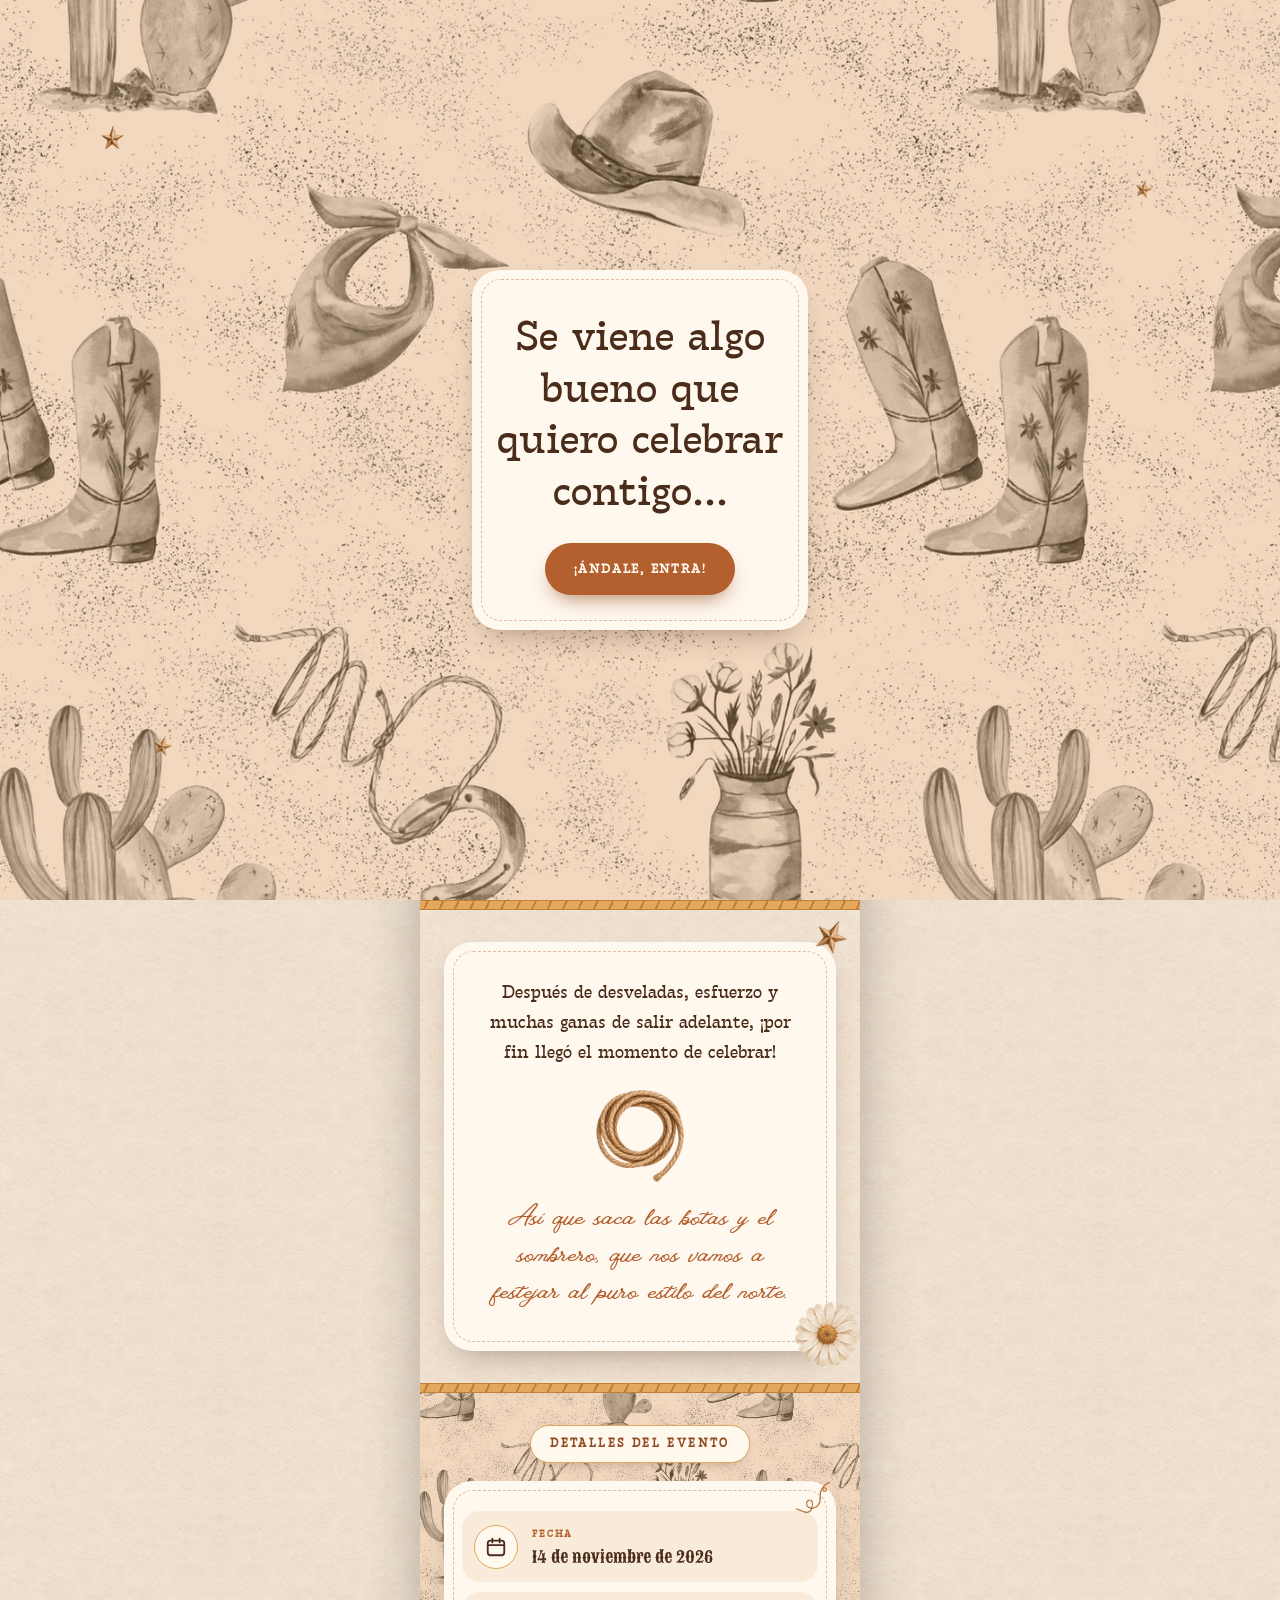
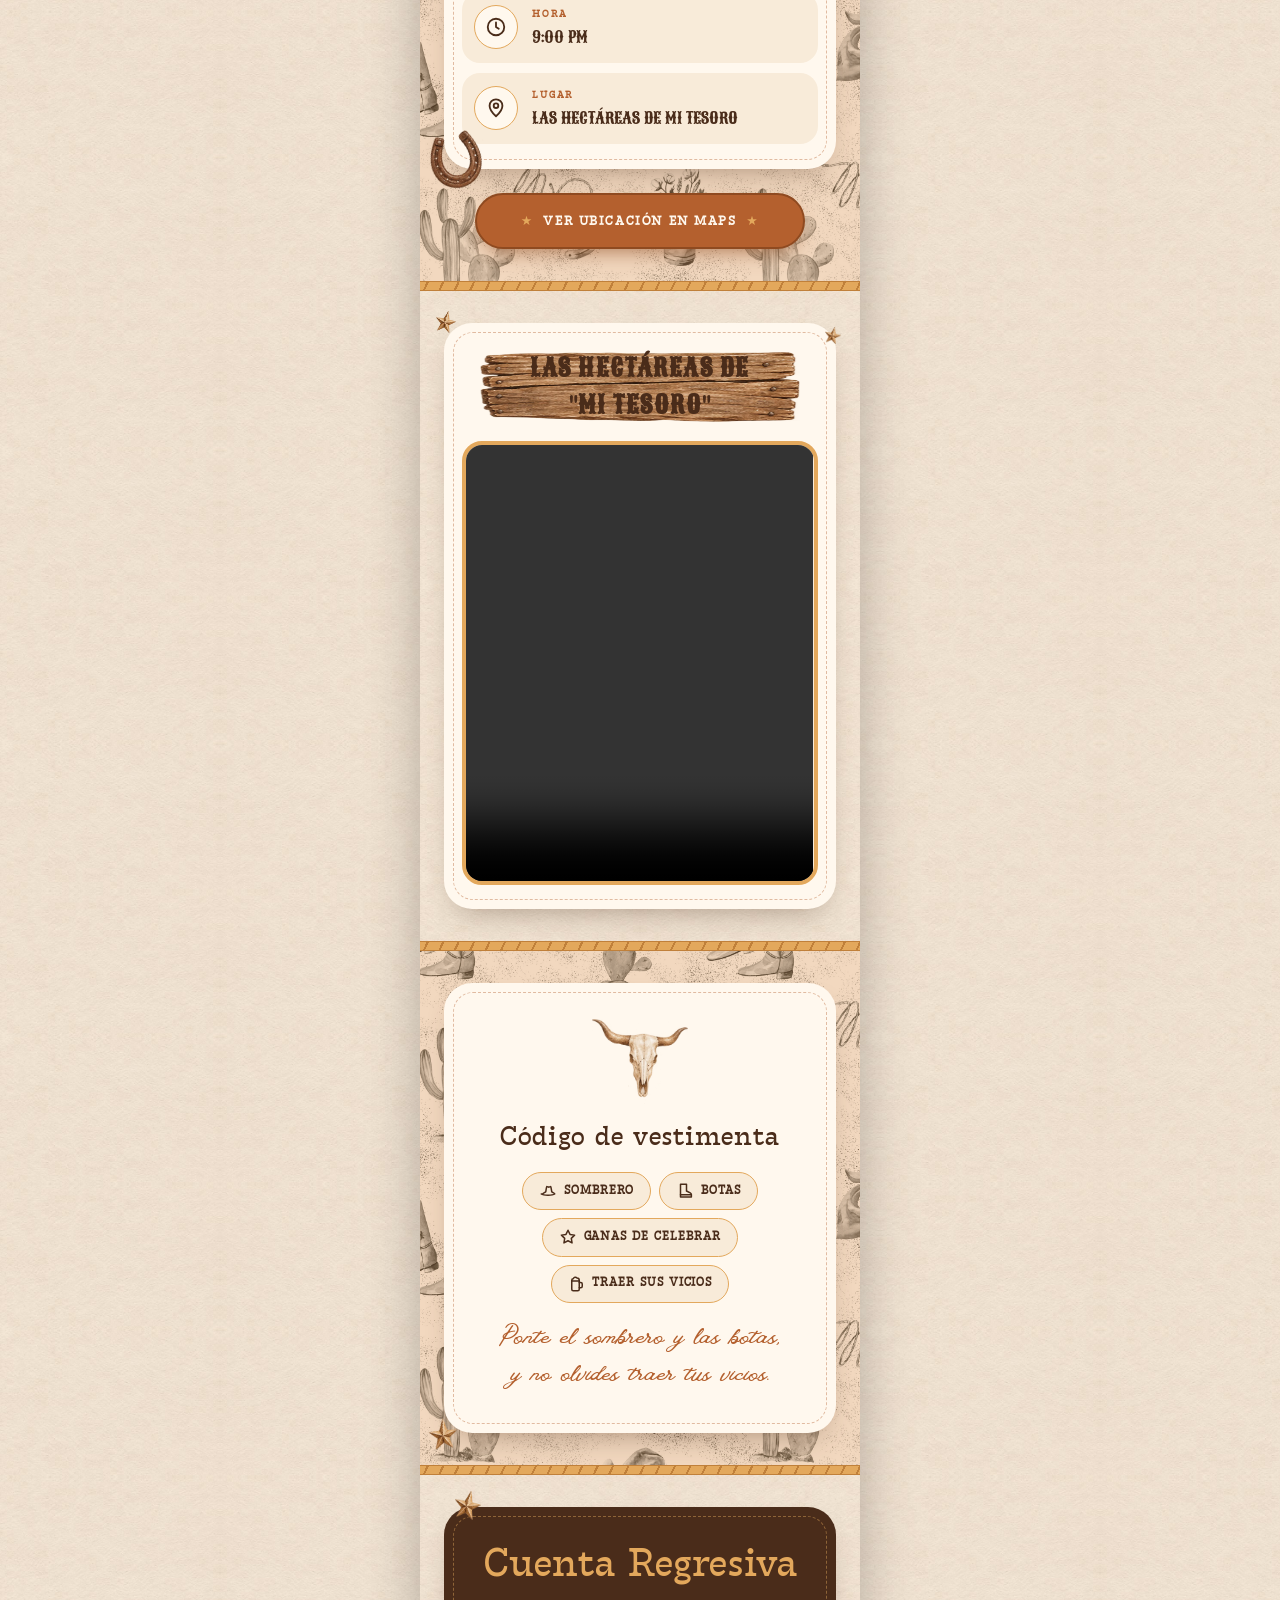
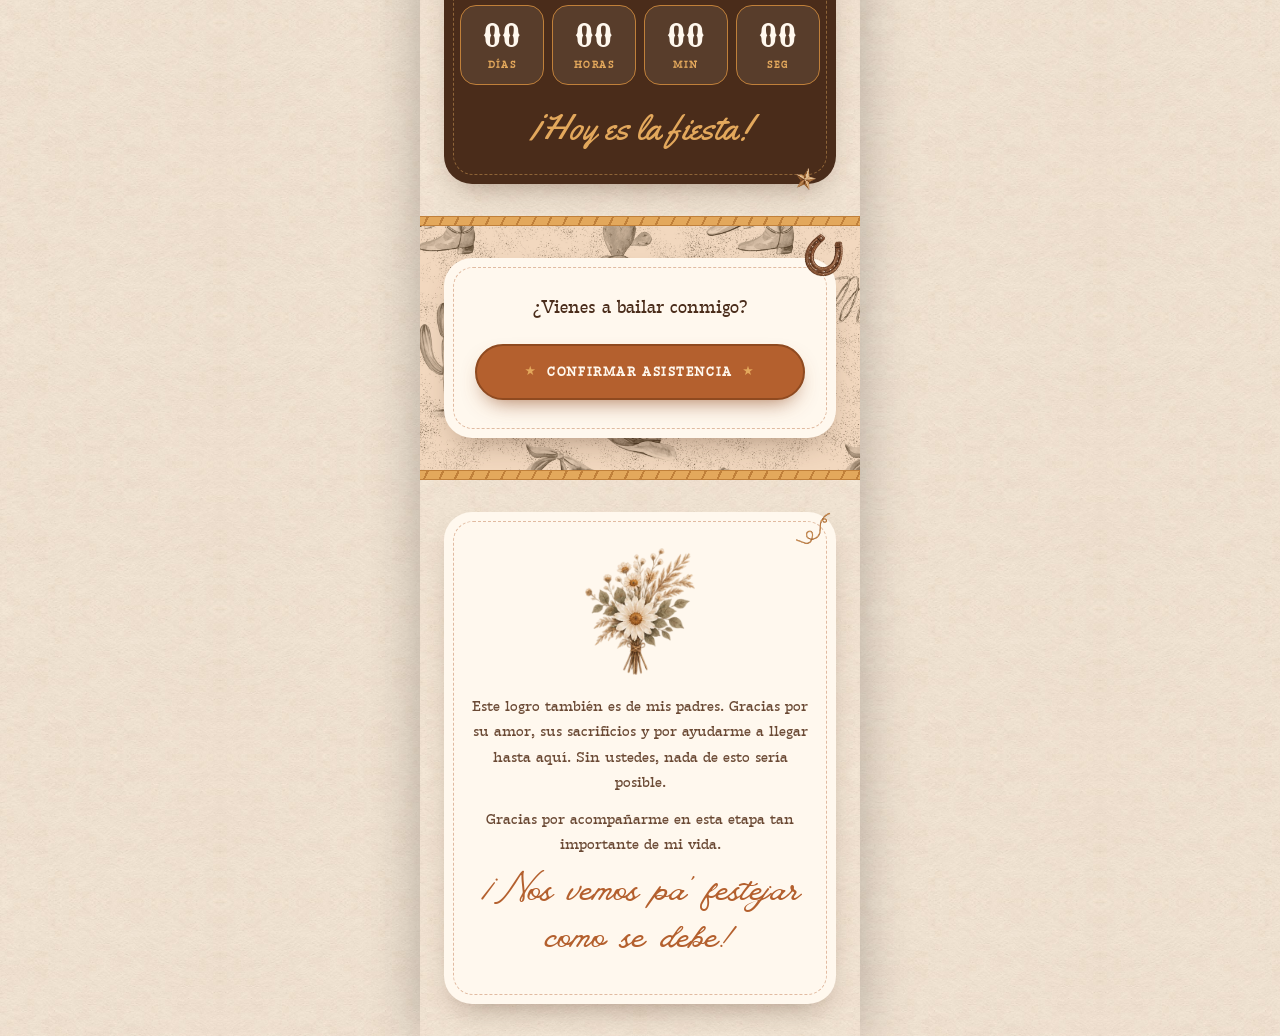
<file: index.html>
<!DOCTYPE html>
<html lang="es">
<head>
  <meta charset="UTF-8">
  <meta name="viewport" content="width=device-width, initial-scale=1, viewport-fit=cover">
  <meta name="theme-color" content="#f4dcc2">

  <title>Mi graduación | Angel</title>
  <meta name="description" content="Ponte el sombrero y las botas: esta noche se viene el baile. Estás invitado a mi graduación.">

  <meta property="og:type" content="website">
  <meta property="og:locale" content="es_MX">
  <meta property="og:title" content="Mi graduación">
  <meta property="og:description" content="Ponte el sombrero y las botas: esta noche se viene el baile.">
  <meta property="og:url" content="https://angelitaesr.github.io/mi-invitacion/">
  <meta property="og:image" content="https://angelitaesr.github.io/mi-invitacion/invitacion/assets/img/og-preview.png">
  <meta property="og:image:width" content="1200">
  <meta property="og:image:height" content="630">
  <meta name="twitter:card" content="summary_large_image">

  <link rel="icon" type="image/png" href="assets/img/favicon.png">

  <link rel="preconnect" href="https://fonts.googleapis.com">
  <link rel="preconnect" href="https://fonts.gstatic.com" crossorigin>
  <link href="https://fonts.googleapis.com/css2?family=Sancreek&family=Yellowtail&display=swap" rel="stylesheet">
  <link rel="stylesheet" href="css/style.css">
</head>
<body class="locked">

  <!-- Intro -->
  <button id="intro" class="intro" type="button" aria-label="Entrar a la invitación">
    <img class="star s1" data-decor="estrella" alt="">
    <img class="star s2" data-decor="estrella" alt="">
    <img class="star s3" data-decor="estrella" alt="">
    <div class="intro-contenido">
      <p class="intro-frase" data-txt="introFrase"></p>
      <span class="intro-boton" data-txt="introBoton"></span>
    </div>
  </button>

  <button id="musica" class="musica" type="button" aria-label="Pausar música" hidden>
    <span class="musica-icono" aria-hidden="true"></span>
  </button>

  <main class="invitacion">

    <!-- Portada -->
    <section class="portada">
      <img class="decor d-flor-izq" data-decor="ramoMargaritas" alt="">
      <img class="decor d-flor-der2" data-decor="ramito" alt="">
      <img class="star s1" data-decor="estrella" alt="">
      <img class="star s2" data-decor="estrella" alt="">
      <img class="star s3" data-decor="estrella" alt="">
      <img class="star s4" data-decor="estrella" alt="">

      <div class="panel panel-hero marco">
        <img class="decor d-sombrero" data-decor="sombrero" alt="">
        <img class="foto" data-decor="foto" alt="">
        <p class="portada-titulo" data-txt="portadaTitulo"></p>
        <h1 class="portada-nombre" data-bind="nombre"></h1>
        <div class="divisor" aria-hidden="true">
          <span class="divisor-linea"></span>
          <span class="divisor-estrella">★</span>
          <span class="divisor-linea"></span>
        </div>
        <p class="portada-carrera" data-bind="carrera"></p>
        <p class="portada-gen" data-bind="generacion"></p>
        <p class="portada-frase" data-txt="portadaFrase"></p>
        <img class="decor d-botas" data-decor="bota" alt="">
      </div>
    </section>

    <div class="barra-madera" aria-hidden="true"></div>

    <!-- Frase -->
    <section class="bloque saloon invitacion-frase">
      <img class="decor-flot d-estrella" data-decor="estrella" alt="">
      <img class="decor-flot d-flor" data-decor="flor" alt="">
      <div class="panel panel-texto rv">
        <p class="frase-grande" data-txt="invitacion1"></p>
        <div class="divisor" aria-hidden="true">
          <img data-decor="cuerda" alt="">
          <span class="divisor-linea"></span>
        </div>
        <p class="frase-divertida" data-txt="invitacion2"></p>
      </div>
    </section>

    <div class="barra-cuerda" aria-hidden="true"></div>

    <!-- Evento -->
    <section class="bloque saloon evento">
      
      <h2 class="etiqueta-seccion rv">Detalles del evento</h2>
      <div class="panel panel-boleto rv">
  <img class="decor-flot d-herradura-flot" data-decor="herradura" alt="">
  <div class="boleto-fila">
          <span class="boleto-icon" aria-hidden="true"><svg viewBox="0 0 24 24" fill="none" stroke="currentColor" stroke-width="2" stroke-linecap="round" stroke-linejoin="round"><rect x="3" y="5" width="18" height="16" rx="3"/><path d="M3 10h18M8 3v4M16 3v4"/></svg></span>
          <div class="boleto-cuerpo">
            <span class="boleto-etiqueta">Fecha</span>
            <span class="boleto-dato" data-bind="fechaTexto"></span>
          </div>
        </div>
        <div class="boleto-fila">
          <span class="boleto-icon" aria-hidden="true"><svg viewBox="0 0 24 24" fill="none" stroke="currentColor" stroke-width="2" stroke-linecap="round" stroke-linejoin="round"><circle cx="12" cy="12" r="9"/><path d="M12 7v5l3 2"/></svg></span>
          <div class="boleto-cuerpo">
            <span class="boleto-etiqueta">Hora</span>
            <span class="boleto-dato" data-bind="horaTexto"></span>
          </div>
        </div>
        <div class="boleto-fila">
          <span class="boleto-icon" aria-hidden="true"><svg viewBox="0 0 24 24" fill="none" stroke="currentColor" stroke-width="2" stroke-linecap="round" stroke-linejoin="round"><path d="M12 21s7-6.2 7-11.5A7 7 0 0 0 5 9.5C5 14.8 12 21 12 21z"/><circle cx="12" cy="9.5" r="2.5"/></svg></span>
          <div class="boleto-cuerpo">
            <span class="boleto-etiqueta">Lugar</span>
            <span class="boleto-dato" data-bind="lugar"></span>
          </div>
        </div>
      </div>
      <a id="btn-maps" class="boton rv" href="#" target="_blank" rel="noopener">Ver ubicación en Maps</a>
    </section>

    <div class="barra-madera barra-oscura" aria-hidden="true"></div>

    <!-- Video -->
    <section class="bloque sector-madera video-sec">
      <img class="star s-v1" data-decor="estrella" alt="">
      <img class="star s-v2" data-decor="estrella" alt="">
      <div class="panel panel-madera rv">
        <div class="letrero">
          <img data-decor="madera" alt="">
          <span>LAS HECTÁREAS DE <br>
            "MI TESORO"</span>
        </div>
        <div class="video-marco" id="video-caja">
          <p class="video-pendiente">El video del lugar llega pronto</p>
        </div>
      </div>
    </section>

    <div class="barra-cuerda" aria-hidden="true"></div>

    <!-- Vestimenta -->
    <section class="bloque saloon vestimenta">
      <img class="decor-flot d-estrella2" data-decor="estrella" alt="">
      <div class="panel rv">
        <img class="craneo" data-decor="craneo" alt="">
        <h2 class="titulo-seccion">Código de vestimenta</h2>
        <ul class="vest-lista">
          <li><span class="chip-icon" aria-hidden="true"><svg viewBox="0 0 24 24" fill="none" stroke="currentColor" stroke-width="2" stroke-linecap="round" stroke-linejoin="round"><path d="M3 16c3 2 15 2 18 0-1-1.5-3-1.8-4-3-.5-2-.7-6-1.5-7-1.5 1-3.5 1-5 0-.8 1-1 5-1.5 7-1 1.2-3 1.5-4 3z"/></svg></span> Sombrero</li>
          <li><span class="chip-icon" aria-hidden="true"><svg viewBox="0 0 24 24" fill="none" stroke="currentColor" stroke-width="2" stroke-linecap="round" stroke-linejoin="round"><path d="M7 3h7v9l5 2.5c1 .5 1.5 1.3 1.5 2.5V20H6V3z"/><path d="M6 17h14.5"/></svg></span> Botas</li>
          <li><span class="chip-icon" aria-hidden="true"><svg viewBox="0 0 24 24" fill="none" stroke="currentColor" stroke-width="2" stroke-linecap="round" stroke-linejoin="round"><path d="M12 3l2.7 5.6 6.1.9-4.4 4.3 1 6.1L12 17l-5.4 2.9 1-6.1L3.2 9.5l6.1-.9z"/></svg></span> Ganas de celebrar</li>
          <li><span class="chip-icon" aria-hidden="true"><svg viewBox="0 0 24 24" fill="none" stroke="currentColor" stroke-width="2" stroke-linecap="round" stroke-linejoin="round"><path d="M5 8v11a2 2 0 0 0 2 2h6a2 2 0 0 0 2-2V8"/><path d="M15 10h2a2 2 0 0 1 2 2v3a2 2 0 0 1-2 2h-2"/><path d="M5 8V7a2 2 0 0 1 2-2 3 3 0 0 1 5-1 3 3 0 0 1 3 3v1z"/></svg></span> Traer sus vicios</li>
        </ul>
        <p class="frase-divertida" data-txt="vestimentaFrase"></p>
      </div>
    </section>

    <div class="barra-madera" aria-hidden="true"></div>

    <!-- Cuenta regresiva -->
    <section class="bloque sector-noche cuenta">
      <img class="star s-c1" data-decor="estrella" alt="">
      <img class="star s-c2" data-decor="estrella" alt="">
      <div class="panel panel-noche rv">
        <h2 class="titulo-seccion claro">Cuenta Regresiva</h2>
        <div class="reloj" id="reloj" role="timer" aria-live="off">
          <div><b id="c-dias">00</b><small>días</small></div>
          <div><b id="c-horas">00</b><small>horas</small></div>
          <div><b id="c-min">00</b><small>min</small></div>
          <div><b id="c-seg">00</b><small>seg</small></div>
        </div>
        <p class="reloj-fin" id="reloj-fin" hidden>¡Hoy es la fiesta!</p>
      </div>
    </section>

    <div class="barra-cuerda" aria-hidden="true"></div>

    <!-- Confirmar -->
    <section class="bloque saloon confirmar">
      <img class="decor-flot d-herradura-flot2" data-decor="herradura" alt="">
      <div class="panel panel-cta rv">
        <p class="frase-grande">¿Vienes a bailar conmigo?</p>
        <a id="btn-wa" class="boton boton-wa" href="#" target="_blank" rel="noopener">Confirmar asistencia</a>
      </div>
    </section>

    <div class="barra-madera barra-final" aria-hidden="true"></div>

    <!-- Cierre -->
    <section class="bloque sector-noche cierre">
      <div class="panel panel-cierre rv">
        <img class="ramo-cierre" data-decor="ramo" alt="">
        <p class="cierre-texto" data-txt="cierre1"></p>
        <p class="cierre-texto" data-txt="cierre2"></p>
        <p class="cierre-final" data-txt="cierreFinal"></p>
      </div>
    </section>
  </main>

  <script src="config.js"></script>
  <script src="js/main.js"></script>
</body>
</html>
</file>
<file: css/style.css>
/* ==========================================================
   Invitación vaquera SOFT — mobile-first
   Google Fonts (poner en <head>, reemplaza el link anterior):
   https://fonts.googleapis.com/css2?family=Sancreek&family=Yellowtail&display=swap
   Fuentes propias: subir a assets/fonts/ (pt-barnum, tarif, vintage-goods)
   ========================================================== */
@font-face {
  font-family: "PT Barnum";
  src: url("../invitacion/assets/fonts/pt-barnum.woff2") format("woff2"), url("../assets/fonts/pt-barnum.ttf") format("truetype");
  font-display: swap;
}
@font-face {
  font-family: "Tarif";
  src: url("../invitacion/assets/fonts/tarif.woff2") format("woff2"), url("../assets/fonts/tarif.ttf") format("truetype");
  font-display: swap;
}
@font-face {
  font-family: "Vintage Goods";
  src: url("../invitacion/assets/fonts/vintage-goods.woff2") format("woff2"), url("../assets/fonts/vintage-goods.ttf") format("truetype");
  font-display: swap;
}
:root {
  --crema: #fff8ee;
  --crema-2: #f8ebd9;
  --beige: #f3dfc6;
  --beige-2: #e9cfae;
  --cafe: #4a2c1a;
  --cafe-2: #6b4a35;
  --terracota: #b4602e;
  --terracota-2: #8f4a20;
  --miel: #e3a85c;
  --miel-2: #c0803a;

  --vaquera: "PT Barnum", "Sancreek", Georgia, serif;
  --sancreek: "Sancreek", "PT Barnum", Georgia, serif;
  --importante: "Vintage Goods", Georgia, serif;
  --script: "Yellowtail", "Brush Script MT", cursive;
  --texto: "Tarif", system-ui, sans-serif;

  --radio: 28px;
  --sombra: 0 14px 30px -14px rgba(74, 44, 26, .45);
}

*, *::before, *::after { box-sizing: border-box; margin: 0; padding: 0; }
html { -webkit-text-size-adjust: 100%; scroll-behavior: smooth; }
body {
  background-color: var(--beige-2);
  background-image: url("../invitacion/assets/img/fondo-estampado.webp");
  background-size: 440px auto;
  color: var(--cafe);
  font-family: var(--texto);
  font-size: 1rem;
  line-height: 1.55;
  overflow-x: hidden;
  -webkit-tap-highlight-color: transparent;
  -webkit-font-smoothing: antialiased;
}
body.locked { overflow: hidden; height: 100svh; }
img { max-width: 100%; height: auto; }
img[data-decor] { display: none; }
img[data-decor].ok { display: block; }

.invitacion {
  max-width: 440px;
  margin: 0 auto;
  position: relative;
  background-color: var(--beige);
  box-shadow: 0 0 50px rgba(0, 0, 0, .25);
  overflow: hidden;
}

/* ---------- Barras de soga ---------- */
.barra-madera, .barra-cuerda {
  height: 10px;
  background: repeating-linear-gradient(115deg, var(--miel) 0 6px, var(--miel-2) 6px 8px, var(--miel) 8px 14px);
  border-top: 1px solid var(--miel-2);
  border-bottom: 1px solid var(--miel-2);
}

/* ---------- Bloques y fondos alternados ---------- */
.bloque {
  position: relative;
  padding: 2rem 1.5rem;
  text-align: center;
  overflow: hidden;
}
.bloque.evento, .bloque.vestimenta, .bloque.confirmar {
  background-color: var(--beige);
  background-image: url("../invitacion/assets/img/fondoconestampado.webp");
  background-size: 440px auto;
  background-position: center top;
  background-repeat: repeat-y;
}
.bloque.invitacion-frase, .bloque.video-sec, .bloque.cuenta, .bloque.cierre {
  background-color: var(--crema-2);
  background-image: url("../invitacion/assets/img/fondo-estampado.webp");
  background-size: 440px auto;
  background-position: center top;
  background-repeat: repeat;
}

/* ---------- Tarjeta soft con costura ---------- */
.panel {
  position: relative;
  z-index: 2;
  background: var(--crema);
  border-radius: var(--radio);
  padding: 2.25rem 1.4rem;
  box-shadow: var(--sombra);
  text-align: center;
  color: var(--cafe);
}
.panel::after {
  content: "";
  position: absolute;
  inset: 9px;
  border: 1.5px dashed rgba(180, 96, 46, .4);
  border-radius: calc(var(--radio) - 8px);
  pointer-events: none;
}

/* Cuerda en esquinas */
.panel-hero::before, .panel-boleto::before, .panel-cierre::before {
  content: "";
  position: absolute;
  top: -16px;
  right: -16px;
  width: 80px;
  height: 72px;
  background: url("../invitacion/assets/img/cuerda-esquina.webp") center / contain no-repeat;
  transform: scaleX(-1);
  pointer-events: none;
  z-index: 5;
}

/* ---------- Títulos ---------- */
/* Etiqueta sobre estampado: píldora con fondo para que se lea */
.etiqueta-seccion {
  position: relative;
  z-index: 2;
  display: inline-block;
  font-family: var(--texto);
  font-weight: 600;
  font-size: .75rem;
  letter-spacing: .2em;
  text-transform: uppercase;
  color: var(--terracota-2);
  background: var(--crema);
  border: 1.5px solid var(--miel);
  border-radius: 999px;
  padding: .55rem 1.2rem;
  margin-bottom: 1.1rem;
  box-shadow: 0 6px 14px -8px rgba(74, 44, 26, .4);
}

.titulo-seccion {
  font-family: var(--texto);
  font-weight: 400;
  font-size: clamp(1.4rem, 6.5vw, 1.8rem);
  line-height: 1.2;
  letter-spacing: .02em;
  color: var(--cafe);
  margin-bottom: 1.1rem;
  text-wrap: balance;
}
.titulo-seccion.claro {
  font-family: var(--texto);
  font-size: 2.6rem;
  letter-spacing: 0;
  color: var(--miel);
  margin-bottom: 1rem;
}

.frase-grande {
  font-family: var(--texto);
  font-weight: 400;
  font-size: clamp(1.05rem, 4.6vw, 1.2rem);
  line-height: 1.55;
  color: var(--cafe);
  text-wrap: balance;
}
.frase-divertida {
  font-family: var(--importante);
  font-size: clamp(1.55rem, 7vw, 1.85rem);
  line-height: 1.25;
  color: var(--terracota);
  text-wrap: balance;
}

/* ---------- Decoración flotante ---------- */
.decor-flot { position: absolute; pointer-events: none; z-index: 3; }
.d-estrella { top: .6rem; right: .8rem; width: 30px; transform: rotate(12deg); }
.d-estrella2 { bottom: 1rem; left: .6rem; width: 28px; transform: rotate(-18deg); }
.d-flor { bottom: 1rem; right: -.3rem; width: 70px; opacity: .9; }
.d-herradura-flot { top: .4rem; left: .6rem; width: 44px; transform: rotate(-20deg); }
.d-herradura-flot2 { top: .6rem; right: .8rem; width: 42px; transform: rotate(15deg); }

.star {
  position: absolute;
  width: 22px;
  height: auto;
  pointer-events: none;
  z-index: 3;
  animation: brillo 4s ease-in-out infinite;
}
.star.s1 { top: 18%; left: 10%; transform: rotate(-12deg); }
.star.s2 { top: 28%; right: 11%; width: 16px; animation-delay: 1s; }
.star.s3 { bottom: 22%; left: 12%; width: 18px; animation-delay: 2s; }
.star.s4 { bottom: 20%; right: 12%; width: 24px; animation-delay: .5s; }
.star.s-v1 { top: 1.2rem; left: 1rem; width: 20px; }
.star.s-v2 { top: 2.2rem; right: 1.2rem; width: 16px; animation-delay: 1.2s; }
.star.s-c1 { top: 1rem; left: 8%; width: 26px; }
.star.s-c2 { bottom: 1.6rem; right: 10%; width: 20px; animation-delay: .8s; }
@keyframes brillo { 0%, 100% { opacity: .45; } 50% { opacity: 1; } }

/* ---------- Intro ---------- */
.intro {
  position: fixed;
  inset: 0;
  z-index: 50;
  display: flex;
  align-items: center;
  justify-content: center;
  padding: calc(2rem + env(safe-area-inset-top, 0px)) 1.5rem calc(2rem + env(safe-area-inset-bottom, 0px));
  border: 0;
  cursor: pointer;
  color: var(--cafe);
  background-color: var(--beige);
  background-image: url("../invitacion/assets/img/fondoconestampado.webp");
  background-size: cover;
  background-position: center;
  transition: opacity .85s ease, visibility .85s ease;
  overflow: hidden;
}
.intro.fuera { opacity: 0; visibility: hidden; }
.intro-contenido {
  position: relative;
  z-index: 2;
  display: flex;
  flex-direction: column;
  align-items: center;
  gap: 1.6rem;
  width: 100%;
  max-width: 21rem;
  background: var(--crema);
  padding: 2.6rem 1.5rem 2.2rem;
  border-radius: var(--radio);
  box-shadow: var(--sombra);
}
.intro-contenido::after {
  content: "";
  position: absolute;
  inset: 9px;
  border: 1.5px dashed rgba(180, 96, 46, .4);
  border-radius: 20px;
  pointer-events: none;
}
.intro-frase {
  font-family: var(--texto);
  font-size: clamp(2.2rem, 10vw, 2.8rem);
  font-weight: 400;
  line-height: 1.15;
  color: var(--cafe);
  text-wrap: balance;
}
.intro-boton {
  font-family: var(--texto);
  font-weight: 600;
  font-size: .8rem;
  letter-spacing: .14em;
  text-transform: uppercase;
  color: var(--crema);
  background: var(--terracota);
  border-radius: 999px;
  padding: 1rem 1.8rem;
  min-height: 52px;
  display: inline-flex;
  align-items: center;
  box-shadow: 0 10px 20px -8px rgba(143, 74, 32, .7);
  animation: latido 2.5s ease-in-out infinite;
}
@keyframes latido { 0%, 100% { transform: translateY(0); } 50% { transform: translateY(-3px); } }
.intro .star.s1 { top: 14%; left: 8%; }
.intro .star.s2 { top: 20%; right: 10%; }
.intro .star.s3 { bottom: 16%; left: 12%; }

/* ---------- Botón música ---------- */
.musica {
  position: fixed;
  z-index: 40;
  top: calc(env(safe-area-inset-top, 0px) + 12px);
  right: 12px;
  width: 48px;
  height: 48px;
  border-radius: 50%;
  background: var(--terracota);
  border: 2px solid var(--terracota-2);
  cursor: pointer;
  display: flex;
  align-items: center;
  justify-content: center;
  opacity: 0;
  pointer-events: none;
  transition: opacity .6s ease, transform .2s ease;
  box-shadow: 0 8px 18px -6px rgba(0, 0, 0, .4);
}
.musica[hidden] { display: none; }
.musica-icono {
  display: block;
  width: 0;
  height: 0;
  border-style: solid;
  border-width: 7px 0 7px 12px;
  border-color: transparent transparent transparent var(--crema);
  margin-left: 3px;
}
.musica.musica-activa .musica-icono {
  width: 14px;
  height: 14px;
  border: none;
  margin-left: 0;
  background:
    linear-gradient(var(--crema), var(--crema)) left center / 4px 14px no-repeat,
    linear-gradient(var(--crema), var(--crema)) right center / 4px 14px no-repeat;
}
.musica:active { transform: scale(.94); }
body.entered .musica { opacity: 1; pointer-events: auto; }

/* ---------- Portada ---------- */
.portada {
  position: relative;
  min-height: 100svh;
  display: flex;
  flex-direction: column;
  justify-content: center;
  align-items: center;
  padding: calc(7rem + env(safe-area-inset-top, 0px)) 1.6rem 8.8rem;
  overflow: hidden;
  background-color: var(--beige);
  background-image: url("../invitacion/assets/img/fondoconestampado.webp");
  background-size: cover;
  background-position: center top;
}
.decor { position: absolute; pointer-events: none; z-index: 1; }
.d-flor-izq { top: 4%; left: -6%; width: 34%; max-width: 150px; opacity: .85; }
.d-flor-der2 { top: 5%; right: -6%; width: 30%; max-width: 130px; transform: scaleX(-1); opacity: .85; }

.panel-hero {
  width: 100%;
  max-width: 380px;
  padding: 4.6rem 1.5rem 2.6rem;
  --sombrero-sube: -10.6rem;
  --bota-baja: -11.2rem;
}
.panel-hero .d-sombrero, .panel-hero .d-botas {
  position: absolute;
  left: 50%;
  z-index: 6;
  pointer-events: none;
  margin: 0;
}
.panel-hero .d-sombrero {
  top: var(--sombrero-sube);
  width: 70%;
  max-width: 600px;
  transform: translateX(-50%) rotate(-3deg);
  filter: drop-shadow(0 10px 12px rgba(74, 44, 26, .3));
}
.panel-hero .d-botas {
  bottom: var(--bota-baja);
  width: 70%;
  max-width: 600px;
  transform: translateX(-50%);
  filter: drop-shadow(0 8px 10px rgba(74, 44, 26, .3));
}
.foto {
  width: 132px;
  height: 132px;
  object-fit: cover;
  border-radius: 50%;
  margin: 0 auto 1.2rem;
  border: 3px solid var(--miel);
  box-shadow: 0 8px 20px rgba(74, 44, 26, .3);
}
.portada-titulo {
  font-family: var(--texto);
  font-weight: 600;
  font-size: .72rem;
  letter-spacing: .32em;
  text-transform: uppercase;
  color: var(--terracota);
  margin-bottom: .5rem;
}
.portada-nombre {
  font-family: var(--sancreek);
  font-weight: 400;
  font-size: clamp(2rem, 10vw, 2.7rem);
  line-height: 1.12;
  color: var(--cafe);
  margin: .3rem 0 .4rem;
  text-wrap: balance;
}
.portada-carrera {
  font-family: var(--texto);
  font-weight: 600;
  font-size: .95rem;
  letter-spacing: .16em;
  text-transform: uppercase;
  color: var(--terracota);
}
.portada-gen {
  font-family: var(--sancreek);
  font-size: .9rem;
  letter-spacing: .18em;
  text-transform: uppercase;
  color: var(--cafe-2);
  margin-top: .2rem;
}
.portada-frase {
  font-family: var(--importante);
  font-size: 2.1rem;
  line-height: 1.1;
  color: var(--terracota);
  margin-top: 1rem;
}

.divisor {
  display: flex;
  align-items: center;
  justify-content: center;
  margin: 1.4rem 0;
  gap: .6rem;
}
.divisor img { width: 88px; height: auto; }
.divisor img.ok ~ .divisor-linea { display: none; }
.divisor-linea {
  flex: 1;
  max-width: 80px;
  height: 2px;
  background: var(--miel);
  border-radius: 2px;
}
.divisor-estrella { color: var(--terracota); font-size: 1.1rem; line-height: 1; }
.panel-hero .divisor { margin: 1rem 0; }

/* ---------- Evento ---------- */
.panel-boleto { padding: 1.9rem 1.1rem 1.6rem; }
.boleto-fila {
  display: flex;
  align-items: center;
  gap: .85rem;
  padding: .85rem .8rem;
  margin-bottom: .6rem;
  background: var(--crema-2);
  border-radius: 18px;
  text-align: left;
  position: relative;
  z-index: 1;
}
.boleto-fila:last-child { margin-bottom: 0; }
.boleto-icon {
  flex-shrink: 0;
  width: 44px;
  height: 44px;
  display: flex;
  align-items: center;
  justify-content: center;
  font-size: 1.2rem;
  background: var(--crema);
  border: 1.5px solid var(--miel);
  border-radius: 50%;
}
.boleto-cuerpo { flex: 1; min-width: 0; }
.boleto-etiqueta {
  display: block;
  font-weight: 600;
  font-size: .64rem;
  letter-spacing: .18em;
  text-transform: uppercase;
  color: var(--terracota);
  margin-bottom: .2rem;
}
.boleto-dato {
  display: block;
  font-family: var(--sancreek);
  font-size: 1.02rem;
  line-height: 1.3;
  color: var(--cafe);
  overflow-wrap: anywhere;
}

/* ---------- Botones ---------- */
.boton {
  position: relative;
  z-index: 2;
  display: flex;
  align-items: center;
  justify-content: center;
  gap: .6rem;
  min-height: 56px;
  margin: 1.5rem auto 0;
  width: 100%;
  max-width: 330px;
  padding: 0 1.5rem;
  font-family: var(--texto);
  font-weight: 600;
  font-size: .82rem;
  letter-spacing: .12em;
  text-transform: uppercase;
  text-decoration: none;
  color: var(--crema);
  background: var(--terracota);
  border: 2px solid var(--terracota-2);
  border-radius: 999px;
  box-shadow: 0 10px 22px -10px rgba(143, 74, 32, .8);
  transition: transform .15s ease, box-shadow .15s ease;
}
.boton::before, .boton::after { content: "★"; font-size: .8rem; color: var(--miel); }
.boton:active { transform: translateY(2px) scale(.98); box-shadow: 0 4px 10px -6px rgba(143, 74, 32, .8); }
.boton.pendiente { opacity: .55; pointer-events: none; }

/* ---------- Video ---------- */
.panel-madera { padding: 1.8rem 1.15rem 1.5rem; }
.letrero {
  position: relative;
  margin-bottom: 1.2rem;
  min-height: 2.5rem;
  display: flex;
  align-items: center;
  justify-content: center;
  z-index: 1;
}
.letrero img { width: 58%; max-width: 220px; height: auto; }
.letrero span {
  font-family: var(--vaquera);
  font-size: 1.4rem;
  color: var(--cafe);
}
.letrero:has(img.ok) span {
  position: absolute;
  inset: 0;
  display: flex;
  align-items: center;
  justify-content: center;
  font-size: 1rem;
  letter-spacing: .08em;
  color: var(--crema);
  text-shadow: 0 2px 6px rgba(0, 0, 0, .6);
}
.video-marco {
  position: relative;
  z-index: 1;
  aspect-ratio: 4 / 5;
  border-radius: 20px;
  overflow: hidden;
  border: 4px solid var(--miel);
  background: var(--crema-2);
  display: flex;
  align-items: center;
  justify-content: center;
}
.video-marco video { width: 100%; height: 100%; object-fit: cover; display: block; }
.video-pendiente { font-family: var(--script); font-size: 1.6rem; color: var(--terracota); padding: 1.5rem; line-height: 1.2; }

/* ---------- Vestimenta ---------- */
.craneo { width: 96px; height: auto; margin: 0 auto 1rem; position: relative; z-index: 1; }
.vest-lista {
  list-style: none;
  display: flex;
  flex-wrap: wrap;
  justify-content: center;
  gap: .5rem;
  margin-bottom: 1.3rem;
  position: relative;
  z-index: 1;
}
.vest-lista li {
  display: inline-flex;
  align-items: center;
  gap: .4rem;
  font-weight: 600;
  font-size: .75rem;
  letter-spacing: .08em;
  text-transform: uppercase;
  padding: .55rem 1rem;
  background: var(--crema-2);
  border: 1.5px solid var(--miel);
  border-radius: 999px;
  color: var(--cafe);
}
.chip-icon { font-size: 1.05rem; }
.vestimenta .panel > *, .confirmar .panel > *, .panel-texto > *, .panel-cierre > * { position: relative; z-index: 1; }

/* ---------- Cuenta regresiva (panel oscuro) ---------- */
.panel.panel-noche { background: var(--cafe); color: var(--crema); padding: 2rem 1rem 1.8rem; }
.panel.panel-noche::after { border-color: rgba(227, 168, 92, .45); }
.reloj {
  position: relative;
  z-index: 1;
  display: grid;
  grid-template-columns: repeat(4, minmax(0, 1fr));
  gap: .5rem;
}
.reloj div {
  display: flex;
  flex-direction: column;
  align-items: center;
  gap: .4rem;
  min-width: 0;
  padding: .9rem .1rem .7rem;
  background: rgba(255, 248, 238, .08);
  border: 1px solid var(--miel-2);
  border-radius: 16px;
}
.reloj b {
  font-family: var(--sancreek);
  font-weight: 400;
  font-size: clamp(1.4rem, 7.5vw, 1.9rem);
  line-height: 1;
  color: var(--crema);
  font-variant-numeric: tabular-nums;
}
.reloj small {
  font-size: .6rem;
  font-weight: 600;
  letter-spacing: .14em;
  text-transform: uppercase;
  color: var(--miel);
}
.reloj-fin {
  position: relative;
  z-index: 1;
  font-family: var(--script);
  font-size: 2.2rem;
  color: var(--miel);
  margin-top: 1rem;
}

/* ---------- Confirmar y cierre ---------- */
.panel-cta { padding: 2.2rem 1.4rem 2.4rem; }
.panel-cta .boton { margin-top: 1.3rem; }
.ramo-cierre { width: 110px; height: auto; margin: 0 auto 1.2rem; }
.cierre-texto { font-size: .98rem; margin-bottom: .75rem; line-height: 1.6; color: var(--cafe-2); }
.cierre-final {
  font-family: var(--importante);
  font-size: 2.7rem;
  line-height: 1.1;
  color: var(--terracota);
  margin-top: 1rem;
}

/* ---------- Animaciones ---------- */
.rv { opacity: 0; transform: translateY(16px); transition: opacity .75s ease, transform .75s ease; }
.rv.in { opacity: 1; transform: none; }

.marco > * { opacity: 0; transition: opacity .9s ease; }
body.entered .marco > * { opacity: 1; }
body.entered .marco > :nth-child(1) { transition-delay: .1s; }
body.entered .marco > :nth-child(2) { transition-delay: .25s; }
body.entered .marco > :nth-child(3) { transition-delay: .45s; }
body.entered .marco > :nth-child(4) { transition-delay: .6s; }
body.entered .marco > :nth-child(5) { transition-delay: .75s; }
body.entered .marco > :nth-child(6) { transition-delay: .9s; }

@media (prefers-reduced-motion: reduce) {
  *, *::before, *::after { animation: none !important; transition-duration: .01s !important; }
  .rv { opacity: 1; transform: none; }
}

.panel-boleto .d-herradura-flot {
  top: auto;
  left: -14px;
  bottom: -18px;
  width: 58px;
  transform: rotate(-20deg);
}

.letrero span,
.letrero:has(img.ok) span {
  font-family: var(--sancreek);
  font-weight: 600;
  font-size: 1.5rem;
  letter-spacing: .06em;
  color: var(--cafe);
  -webkit-text-stroke: 0;
  text-shadow: none;
}

.letrero img {
  width: 90%;
  max-width: 340px;
  height: 70px;
  object-fit: fill;
}

.boleto-icon svg { width: 22px; height: 22px; color: var(--cafe); }
.chip-icon { display: inline-flex; }
.chip-icon svg { width: 18px; height: 18px; color: var(--cafe); }
</file>
